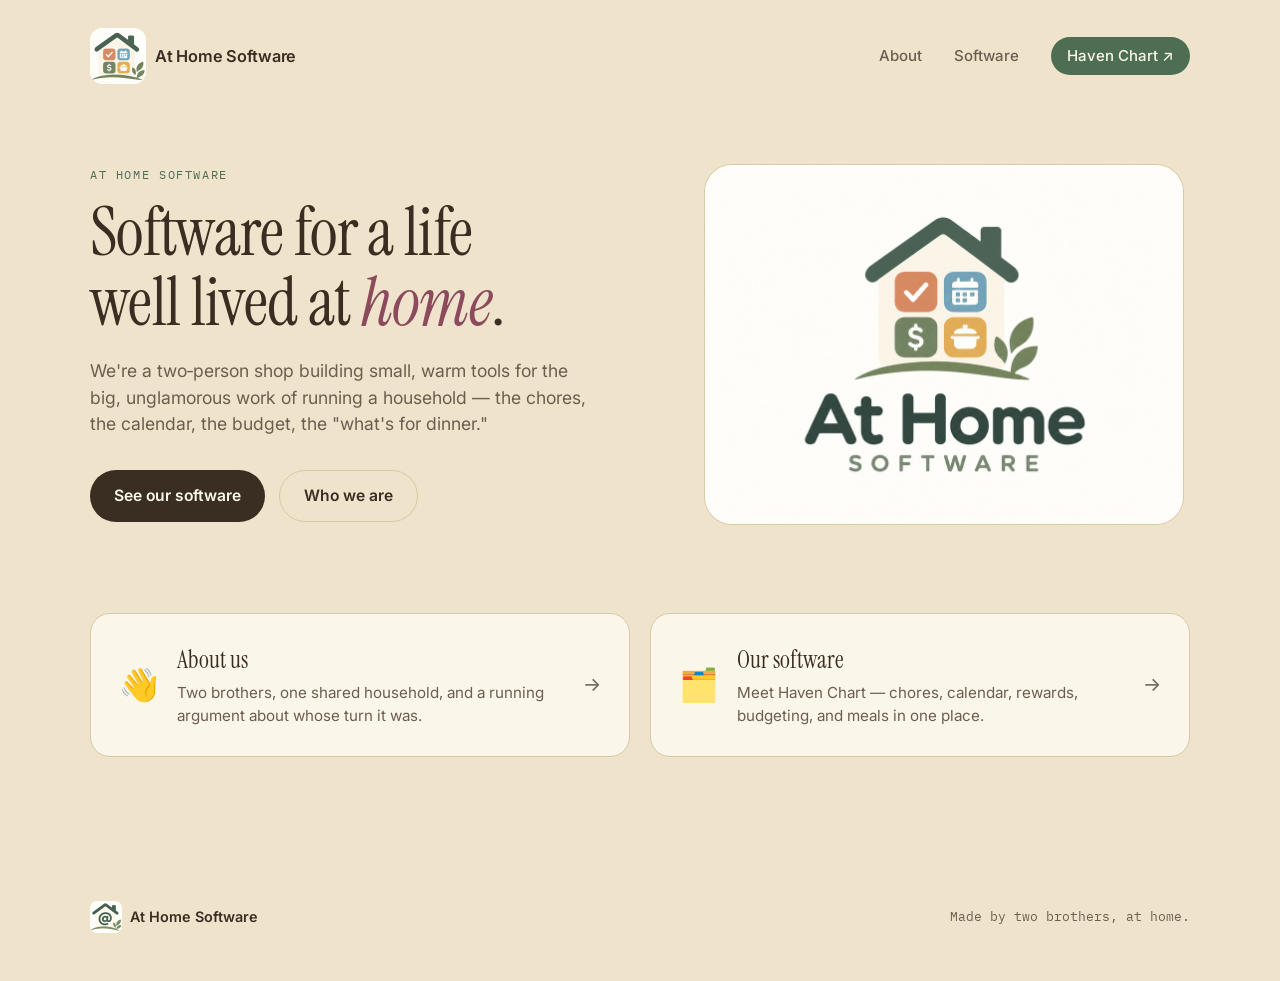
<file: index.html>
<!doctype html>
<html lang="en">
<head>
<meta charset="UTF-8" />
<meta name="viewport" content="width=device-width, initial-scale=1.0" />
<title>At Home Software</title>
<meta name="description" content="At Home Software builds small, warm tools for the big work of running a household. Our first is Haven Chart — chores, calendar, rewards, budgeting, and meals, in one place." />
<link rel="preconnect" href="https://fonts.googleapis.com">
<link rel="preconnect" href="https://fonts.gstatic.com" crossorigin>
<link href="https://fonts.googleapis.com/css2?family=Instrument+Serif:ital@0;1&family=Inter:wght@400;500;600;700&family=IBM+Plex+Mono:wght@500&display=swap" rel="stylesheet">
<link rel="icon" href="/favicon.ico" sizes="any">
<link rel="icon" href="/favicon-32.png" type="image/png" sizes="32x32">
<link rel="apple-touch-icon" href="/apple-touch-icon.png">
<link rel="stylesheet" href="styles.css">
</head>
<body>

<header class="site-header">
  <a href="/" class="brand">
    <img class="brand-mark" src="/logo.png" alt="" width="56" height="56">
    <span>At Home Software</span>
  </a>
  <nav class="site-nav">
    <a href="/about">About</a>
    <a href="/software">Software</a>
    <a href="https://havenchart.app" class="nav-cta">Haven Chart ↗</a>
  </nav>
</header>

<main>

  <section class="hero">
    <div class="hero-copy">
      <p class="eyebrow">At Home Software</p>
      <h1>Software for a life<br>well lived at <em>home</em>.</h1>
      <p class="hero-sub">We're a two&#8209;person shop building small, warm tools for the big, unglamorous work of running a household — the chores, the calendar, the budget, the "what's for dinner."</p>
      <div class="hero-actions">
        <a href="/software" class="btn btn-primary">See our software</a>
        <a href="/about" class="btn btn-ghost">Who we are</a>
      </div>
    </div>

    <div class="hero-art">
      <img class="hero-logo" src="/logo-full.jpg" alt="At Home Software" width="960" height="720">
    </div>
  </section>

  <section class="teaser">
    <a href="/about" class="teaser-card">
      <span class="teaser-icon" aria-hidden="true">👋</span>
      <div>
        <h2>About us</h2>
        <p>Two brothers, one shared household, and a running argument about whose turn it was.</p>
      </div>
      <span class="teaser-arrow" aria-hidden="true">→</span>
    </a>
    <a href="/software" class="teaser-card">
      <span class="teaser-icon" aria-hidden="true">🗂️</span>
      <div>
        <h2>Our software</h2>
        <p>Meet Haven Chart — chores, calendar, rewards, budgeting, and meals in one place.</p>
      </div>
      <span class="teaser-arrow" aria-hidden="true">→</span>
    </a>
  </section>

</main>

<footer class="site-footer">
  <div>
    <img class="brand-mark-small" src="/logo-simple.png" alt="" width="32" height="32">
    <span>At Home Software</span>
  </div>
  <p>Made by two brothers, at home.</p>
</footer>

</body>
</html>
</file>
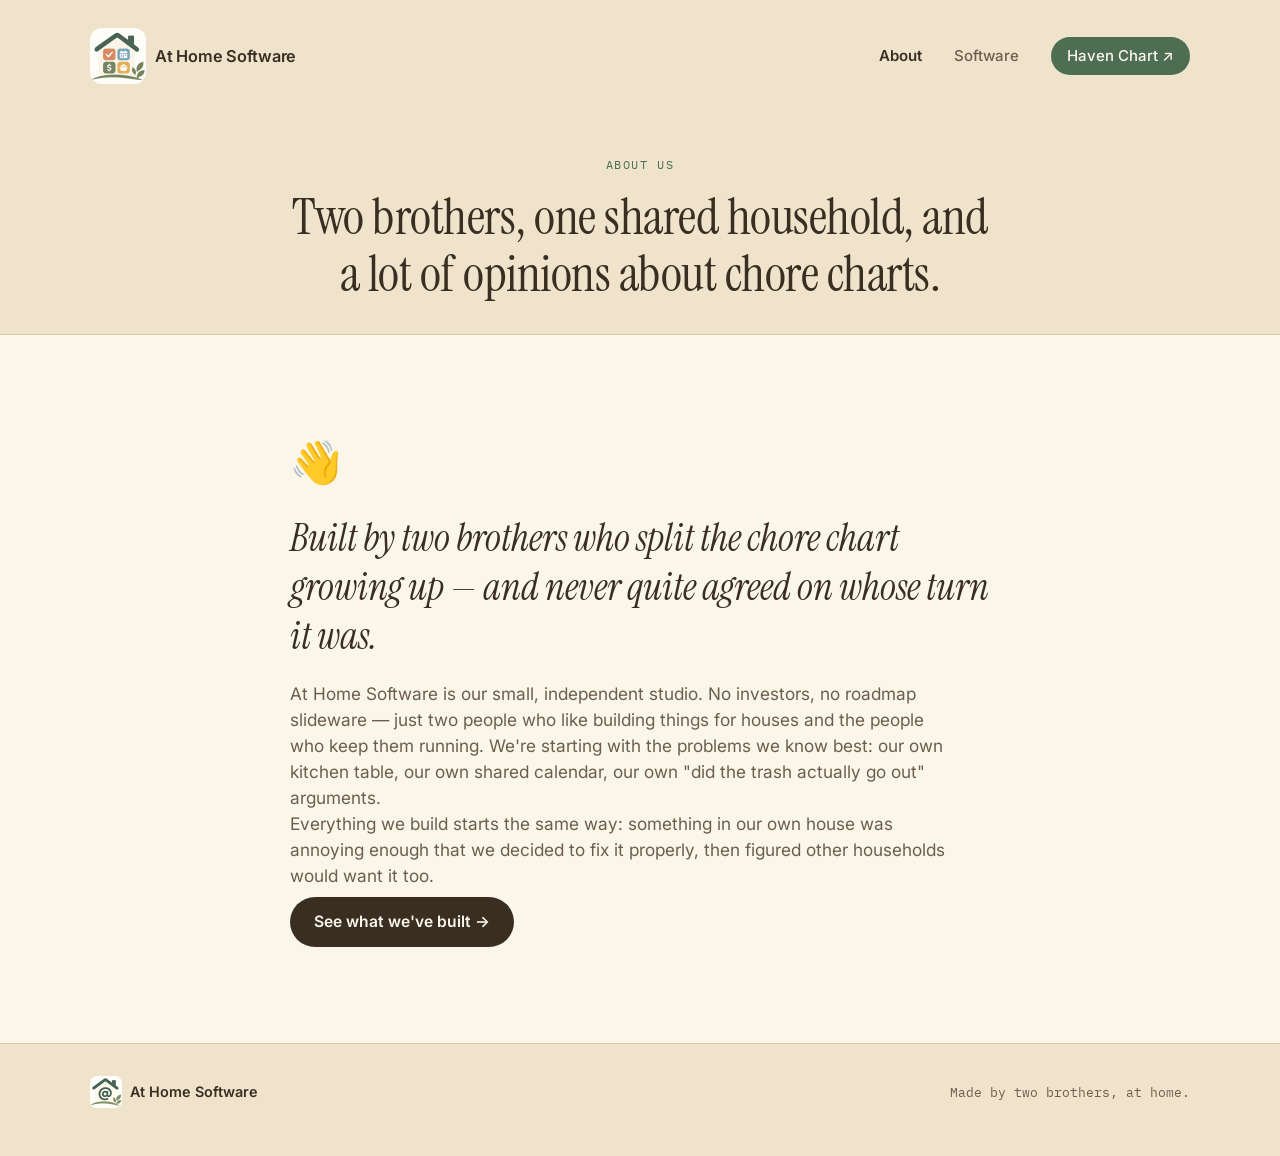
<file: about.html>
<!doctype html>
<html lang="en">
<head>
<meta charset="UTF-8" />
<meta name="viewport" content="width=device-width, initial-scale=1.0" />
<title>About — At Home Software</title>
<meta name="description" content="At Home Software is a small, independent studio run by two brothers, building tools for the household problems they know best." />
<link rel="preconnect" href="https://fonts.googleapis.com">
<link rel="preconnect" href="https://fonts.gstatic.com" crossorigin>
<link href="https://fonts.googleapis.com/css2?family=Instrument+Serif:ital@0;1&family=Inter:wght@400;500;600;700&family=IBM+Plex+Mono:wght@500&display=swap" rel="stylesheet">
<link rel="icon" href="/favicon.ico" sizes="any">
<link rel="icon" href="/favicon-32.png" type="image/png" sizes="32x32">
<link rel="apple-touch-icon" href="/apple-touch-icon.png">
<link rel="stylesheet" href="styles.css">
</head>
<body>

<header class="site-header">
  <a href="/" class="brand">
    <img class="brand-mark" src="/logo.png" alt="" width="56" height="56">
    <span>At Home Software</span>
  </a>
  <nav class="site-nav">
    <a href="/about" aria-current="page">About</a>
    <a href="/software">Software</a>
    <a href="https://havenchart.app" class="nav-cta">Haven Chart ↗</a>
  </nav>
</header>

<main>
  <section class="page-hero">
    <p class="eyebrow">About us</p>
    <h1>Two brothers, one shared household, and a lot of opinions about chore charts.</h1>
  </section>

  <section class="about">
    <div class="about-inner">
      <span class="about-icon" aria-hidden="true">👋</span>
      <h2>Built by two brothers who split the chore chart growing up — and never quite agreed on whose turn it was.</h2>
      <p class="about-body">At Home Software is our small, independent studio. No investors, no roadmap slideware — just two people who like building things for houses and the people who keep them running. We're starting with the problems we know best: our own kitchen table, our own shared calendar, our own "did the trash actually go out" arguments.</p>
      <p class="about-body">Everything we build starts the same way: something in our own house was annoying enough that we decided to fix it properly, then figured other households would want it too.</p>
      <a href="/software" class="btn btn-primary">See what we've built →</a>
    </div>
  </section>
</main>

<footer class="site-footer">
  <div>
    <img class="brand-mark-small" src="/logo-simple.png" alt="" width="32" height="32">
    <span>At Home Software</span>
  </div>
  <p>Made by two brothers, at home.</p>
</footer>

</body>
</html>
</file>
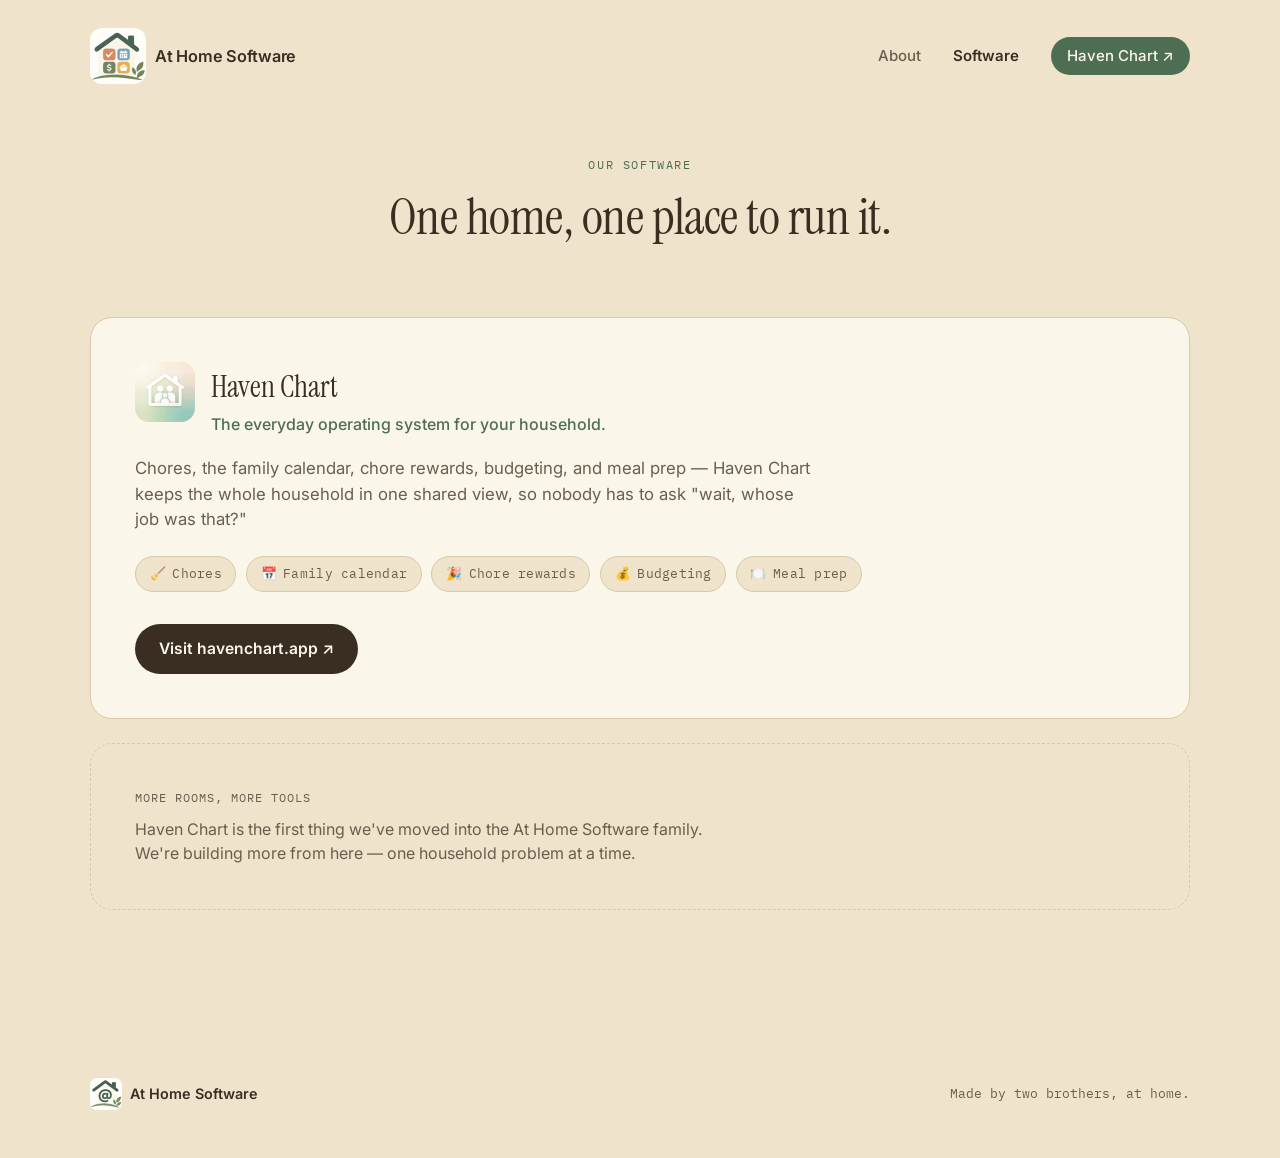
<file: software.html>
<!doctype html>
<html lang="en">
<head>
<meta charset="UTF-8" />
<meta name="viewport" content="width=device-width, initial-scale=1.0" />
<title>Software — At Home Software</title>
<meta name="description" content="Haven Chart is At Home Software's first product: chores, family calendar, chore rewards, budgeting, and meal prep, all in one shared view." />
<link rel="preconnect" href="https://fonts.googleapis.com">
<link rel="preconnect" href="https://fonts.gstatic.com" crossorigin>
<link href="https://fonts.googleapis.com/css2?family=Instrument+Serif:ital@0;1&family=Inter:wght@400;500;600;700&family=IBM+Plex+Mono:wght@500&display=swap" rel="stylesheet">
<link rel="icon" href="/favicon.ico" sizes="any">
<link rel="icon" href="/favicon-32.png" type="image/png" sizes="32x32">
<link rel="apple-touch-icon" href="/apple-touch-icon.png">
<link rel="stylesheet" href="styles.css">
</head>
<body>

<header class="site-header">
  <a href="/" class="brand">
    <img class="brand-mark" src="/logo.png" alt="" width="56" height="56">
    <span>At Home Software</span>
  </a>
  <nav class="site-nav">
    <a href="/about">About</a>
    <a href="/software" aria-current="page">Software</a>
    <a href="https://havenchart.app" class="nav-cta">Haven Chart ↗</a>
  </nav>
</header>

<main>
  <section class="page-hero">
    <p class="eyebrow">Our software</p>
    <h1>One home, one place to run it.</h1>
  </section>

  <section class="software">
    <div class="product-card">
      <div class="product-top">
        <img class="product-mark" src="/havenchart-icon.png" alt="" width="60" height="60">
        <div>
          <h3>Haven Chart</h3>
          <p class="product-tag">The everyday operating system for your household.</p>
        </div>
      </div>

      <p class="product-desc">Chores, the family calendar, chore rewards, budgeting, and meal prep — Haven Chart keeps the whole household in one shared view, so nobody has to ask "wait, whose job was that?"</p>

      <ul class="feature-chips">
        <li><span aria-hidden="true">🧹</span> Chores</li>
        <li><span aria-hidden="true">📅</span> Family calendar</li>
        <li><span aria-hidden="true">🎉</span> Chore rewards</li>
        <li><span aria-hidden="true">💰</span> Budgeting</li>
        <li><span aria-hidden="true">🍽️</span> Meal prep</li>
      </ul>

      <a href="https://havenchart.app" class="btn btn-primary product-cta">Visit havenchart.app ↗</a>
    </div>

    <div class="product-card product-card-ghost">
      <p class="ghost-label">More rooms, more tools</p>
      <p class="ghost-body">Haven Chart is the first thing we've moved into the At Home Software family. We're building more from here — one household problem at a time.</p>
    </div>
  </section>
</main>

<footer class="site-footer">
  <div>
    <img class="brand-mark-small" src="/logo-simple.png" alt="" width="32" height="32">
    <span>At Home Software</span>
  </div>
  <p>Made by two brothers, at home.</p>
</footer>

</body>
</html>
</file>
<file: styles.css>
:root {
  --oat:        #EFE3CC;
  --oat-light:  #FBF6EA;
  --ink:        #3A2E22;
  --ink-soft:   #6B5E4E;
  --sage:       #6B8F71;
  --sage-deep:  #4E6E54;
  --ochre:      #D98E2B;
  --plum:       #8B4B5C;
  --line:       #D8C9A8;

  --font-display: "Instrument Serif", Georgia, serif;
  --font-body: "Inter", -apple-system, BlinkMacSystemFont, "Segoe UI", sans-serif;
  --font-mono: "IBM Plex Mono", ui-monospace, monospace;
}

* { box-sizing: border-box; }

html { scroll-behavior: smooth; }

@media (prefers-reduced-motion: reduce) {
  html { scroll-behavior: auto; }
  * { animation: none !important; transition: none !important; }
}

body {
  margin: 0;
  background: var(--oat);
  color: var(--ink);
  font-family: var(--font-body);
  line-height: 1.5;
  -webkit-font-smoothing: antialiased;
}

a { color: inherit; }

.eyebrow {
  font-family: var(--font-mono);
  font-size: 0.72rem;
  letter-spacing: 0.14em;
  text-transform: uppercase;
  color: var(--sage-deep);
  margin: 0 0 0.9rem;
}

/* ---------- header ---------- */

.site-header {
  display: flex;
  align-items: center;
  justify-content: space-between;
  max-width: 1180px;
  margin: 0 auto;
  padding: 1.75rem clamp(1.25rem, 4vw, 2.5rem) 0.5rem;
}

.brand {
  display: flex;
  align-items: center;
  gap: 0.55rem;
  text-decoration: none;
  color: var(--ink);
  font-weight: 600;
  font-size: 1.02rem;
  letter-spacing: -0.01em;
}

.brand-mark { display: block; width: 56px; height: 56px; border-radius: 12px; flex-shrink: 0; }

.site-nav {
  display: flex;
  align-items: center;
  gap: clamp(1.2rem, 3vw, 2rem);
  font-size: 0.94rem;
  font-weight: 500;
}

.site-nav a { text-decoration: none; color: var(--ink-soft); }
.site-nav a:hover { color: var(--ink); }
.site-nav a[aria-current="page"] { color: var(--ink); font-weight: 600; }

.nav-cta {
  color: var(--oat-light) !important;
  background: var(--sage-deep);
  padding: 0.5rem 1rem;
  border-radius: 999px;
}
.nav-cta:hover { background: var(--ink); }

/* ---------- hero ---------- */

.hero {
  max-width: 1180px;
  margin: 0 auto;
  padding: clamp(2rem, 6vw, 4.5rem) clamp(1.25rem, 4vw, 2.5rem) clamp(3rem, 8vw, 5.5rem);
  display: grid;
  grid-template-columns: 1.05fr 0.95fr;
  gap: clamp(2rem, 5vw, 4rem);
  align-items: center;
}

.hero-copy h1 {
  font-family: var(--font-display);
  font-weight: 400;
  font-size: clamp(2.6rem, 5.4vw, 4.2rem);
  line-height: 1.04;
  letter-spacing: -0.01em;
  margin: 0 0 1.3rem;
}

.hero-copy h1 em {
  font-style: italic;
  color: var(--plum);
}

.hero-sub {
  font-size: 1.1rem;
  color: var(--ink-soft);
  max-width: 46ch;
  margin: 0 0 2rem;
}

.hero-actions { display: flex; gap: 0.9rem; flex-wrap: wrap; }

.btn {
  display: inline-flex;
  align-items: center;
  gap: 0.4rem;
  padding: 0.85rem 1.5rem;
  border-radius: 999px;
  font-weight: 600;
  font-size: 0.98rem;
  text-decoration: none;
  transition: transform 0.15s ease, background 0.15s ease;
}
.btn:hover { transform: translateY(-1px); }
.btn:focus-visible {
  outline: 2px solid var(--ink);
  outline-offset: 3px;
}

.btn-primary {
  background: var(--ink);
  color: var(--oat-light);
}
.btn-primary:hover { background: var(--sage-deep); }

.btn-ghost {
  background: transparent;
  color: var(--ink);
  border: 1.5px solid var(--line);
}
.btn-ghost:hover { border-color: var(--ink); }

/* ---------- hero logo ---------- */

.hero-art { display: flex; justify-content: center; }

.hero-logo {
  display: block;
  width: 100%;
  max-width: 480px;
  height: auto;
  border-radius: 28px;
  border: 1px solid var(--line);
}

/* ---------- teaser cards (homepage) ---------- */

.teaser {
  max-width: 1180px;
  margin: 0 auto;
  padding: 0 clamp(1.25rem, 4vw, 2.5rem) clamp(4rem, 9vw, 7rem);
  display: grid;
  grid-template-columns: 1fr 1fr;
  gap: 1.25rem;
}

.teaser-card {
  display: flex;
  align-items: center;
  gap: 1.1rem;
  background: var(--oat-light);
  border: 1px solid var(--line);
  border-radius: 20px;
  padding: 1.75rem;
  text-decoration: none;
  color: var(--ink);
  transition: transform 0.15s ease, border-color 0.15s ease;
}

.teaser-card:hover { transform: translateY(-2px); border-color: var(--ink); }

.teaser-icon { font-size: 2rem; line-height: 1; flex-shrink: 0; }

.teaser-card h2 {
  font-family: var(--font-display);
  font-weight: 400;
  font-size: 1.5rem;
  margin: 0 0 0.3rem;
}

.teaser-card p {
  margin: 0;
  color: var(--ink-soft);
  font-size: 0.95rem;
}

.teaser-arrow {
  margin-left: auto;
  color: var(--ink-soft);
  font-size: 1.2rem;
  flex-shrink: 0;
}

/* ---------- interior page hero ---------- */

.page-hero {
  max-width: 780px;
  margin: 0 auto;
  padding: clamp(2.5rem, 6vw, 4rem) clamp(1.25rem, 4vw, 2.5rem) clamp(1.5rem, 4vw, 2rem);
  text-align: center;
}

.page-hero h1 {
  font-family: var(--font-display);
  font-weight: 400;
  font-size: clamp(2.1rem, 4.4vw, 3.2rem);
  line-height: 1.12;
  margin: 0;
  letter-spacing: -0.01em;
}

/* ---------- about ---------- */

.about {
  background: var(--oat-light);
  border-top: 1px solid var(--line);
  border-bottom: 1px solid var(--line);
}

.about-inner {
  max-width: 780px;
  margin: 0 auto;
  padding: clamp(3.5rem, 8vw, 6rem) clamp(1.25rem, 4vw, 2.5rem);
}

.about-icon {
  display: block;
  font-size: 2.6rem;
  margin-bottom: 1.25rem;
}

.about-inner .btn { margin-top: 0.5rem; }

.about h2 {
  font-family: var(--font-display);
  font-weight: 400;
  font-style: italic;
  font-size: clamp(1.7rem, 3.4vw, 2.4rem);
  line-height: 1.28;
  margin: 0 0 1.25rem;
  color: var(--ink);
}

.about-body {
  font-size: 1.08rem;
  color: var(--ink-soft);
  max-width: 60ch;
  margin: 0;
}

/* ---------- software ---------- */

.software {
  max-width: 1180px;
  margin: 0 auto;
  padding: clamp(1.5rem, 4vw, 2.5rem) clamp(1.25rem, 4vw, 2.5rem) clamp(4rem, 9vw, 7rem);
}

.product-card {
  background: var(--oat-light);
  border: 1px solid var(--line);
  border-radius: 22px;
  padding: clamp(1.75rem, 4vw, 2.75rem);
  margin-bottom: 1.5rem;
}

.product-top {
  display: flex;
  align-items: flex-start;
  gap: 1rem;
  margin-bottom: 1.25rem;
}

.product-mark {
  display: block;
  width: 60px;
  height: 60px;
  border-radius: 14px;
  flex-shrink: 0;
}

.product-top h3 {
  font-family: var(--font-display);
  font-size: 1.9rem;
  font-weight: 400;
  margin: 0.1rem 0 0.2rem;
}

.product-tag {
  margin: 0;
  color: var(--sage-deep);
  font-weight: 500;
  font-size: 1rem;
}

.product-desc {
  font-size: 1.05rem;
  color: var(--ink-soft);
  max-width: 62ch;
  margin: 0 0 1.5rem;
}

.feature-chips {
  list-style: none;
  display: flex;
  flex-wrap: wrap;
  gap: 0.6rem;
  padding: 0;
  margin: 0 0 2rem;
}

.feature-chips li {
  display: inline-flex;
  align-items: center;
  gap: 0.4rem;
  font-family: var(--font-mono);
  font-size: 0.8rem;
  letter-spacing: 0.02em;
  background: var(--oat);
  border: 1px solid var(--line);
  color: var(--ink-soft);
  padding: 0.45rem 0.85rem;
  border-radius: 999px;
}

.product-cta { margin: 0; }

.product-card-ghost {
  background: transparent;
  border: 1.5px dashed var(--line);
}

.ghost-label {
  font-family: var(--font-mono);
  font-size: 0.78rem;
  letter-spacing: 0.08em;
  text-transform: uppercase;
  color: var(--ink-soft);
  margin: 0 0 0.6rem;
}

.ghost-body {
  margin: 0;
  color: var(--ink-soft);
  max-width: 58ch;
}

/* ---------- footer ---------- */

.site-footer {
  max-width: 1180px;
  margin: 0 auto;
  padding: 2rem clamp(1.25rem, 4vw, 2.5rem) 3rem;
  display: flex;
  align-items: center;
  justify-content: space-between;
  flex-wrap: wrap;
  gap: 1rem;
  color: var(--ink-soft);
  font-size: 0.9rem;
}

.site-footer > div {
  display: flex;
  align-items: center;
  gap: 0.5rem;
  font-weight: 600;
  color: var(--ink);
}

.brand-mark-small { display: block; width: 32px; height: 32px; border-radius: 7px; flex-shrink: 0; }

.site-footer p { margin: 0; font-family: var(--font-mono); font-size: 0.8rem; }

/* ---------- responsive ---------- */

@media (max-width: 860px) {
  .hero { grid-template-columns: 1fr; }
  .hero-art { order: -1; max-width: 340px; margin: 0 auto; }
  .site-nav { gap: 1rem; }
  .teaser { grid-template-columns: 1fr; }
}

@media (max-width: 520px) {
  .site-nav a:not(.nav-cta) { display: none; }
  .product-top { flex-direction: column; }
  .teaser-card { flex-wrap: wrap; }
  .teaser-arrow { display: none; }
}
</file>
